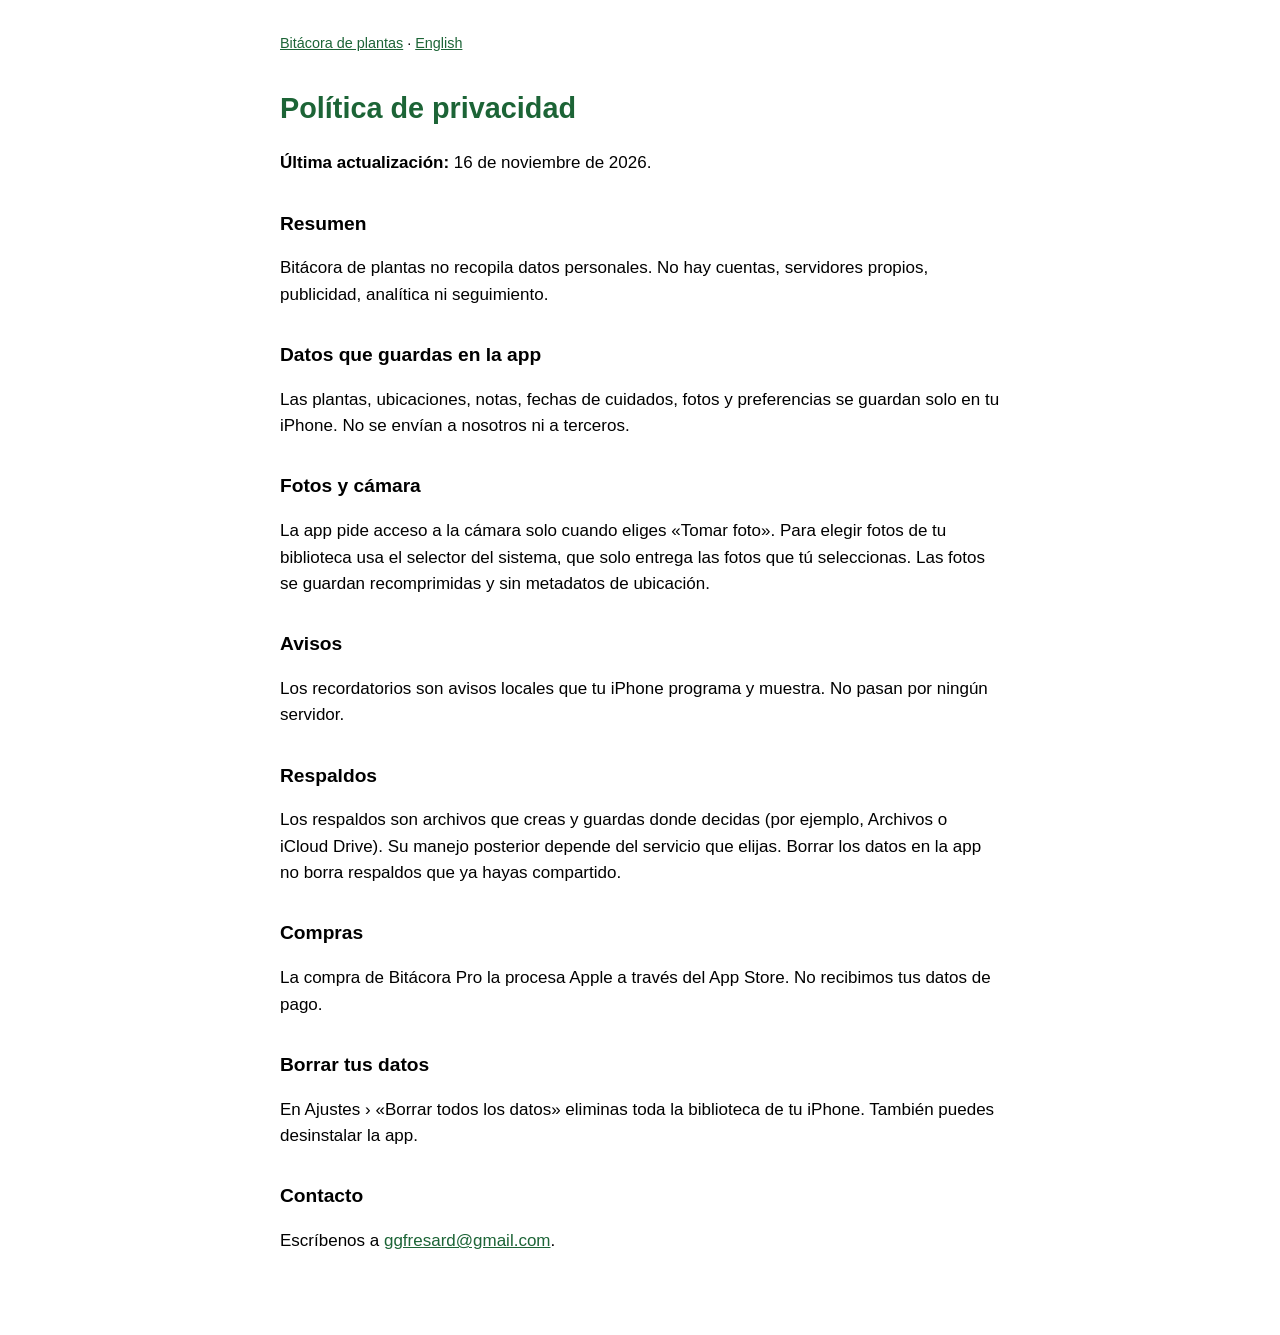
<file: privacidad.html>
<!doctype html>
<html lang="es">
<head>
<meta charset="utf-8">
<meta name="viewport" content="width=device-width, initial-scale=1">
<title>Privacidad — Bitácora de plantas</title>
<link rel="stylesheet" href="style.css">
</head>
<body>
<nav><a href="index.html">Bitácora de plantas</a> · <a href="en/privacy.html">English</a></nav>
<h1>Política de privacidad</h1>
<p><strong>Última actualización:</strong> 16 de noviembre de 2026.</p>
<h2>Resumen</h2>
<p>Bitácora de plantas no recopila datos personales. No hay cuentas, servidores propios, publicidad, analítica ni seguimiento.</p>
<h2>Datos que guardas en la app</h2>
<p>Las plantas, ubicaciones, notas, fechas de cuidados, fotos y preferencias se guardan solo en tu iPhone. No se envían a nosotros ni a terceros.</p>
<h2>Fotos y cámara</h2>
<p>La app pide acceso a la cámara solo cuando eliges «Tomar foto». Para elegir fotos de tu biblioteca usa el selector del sistema, que solo entrega las fotos que tú seleccionas. Las fotos se guardan recomprimidas y sin metadatos de ubicación.</p>
<h2>Avisos</h2>
<p>Los recordatorios son avisos locales que tu iPhone programa y muestra. No pasan por ningún servidor.</p>
<h2>Respaldos</h2>
<p>Los respaldos son archivos que creas y guardas donde decidas (por ejemplo, Archivos o iCloud Drive). Su manejo posterior depende del servicio que elijas. Borrar los datos en la app no borra respaldos que ya hayas compartido.</p>
<h2>Compras</h2>
<p>La compra de Bitácora Pro la procesa Apple a través del App Store. No recibimos tus datos de pago.</p>
<h2>Borrar tus datos</h2>
<p>En Ajustes › «Borrar todos los datos» eliminas toda la biblioteca de tu iPhone. También puedes desinstalar la app.</p>
<h2>Contacto</h2>
<p>Escríbenos a <a href="mailto:ggfresard@gmail.com">ggfresard@gmail.com</a>.</p>
</body>
</html>
</file>
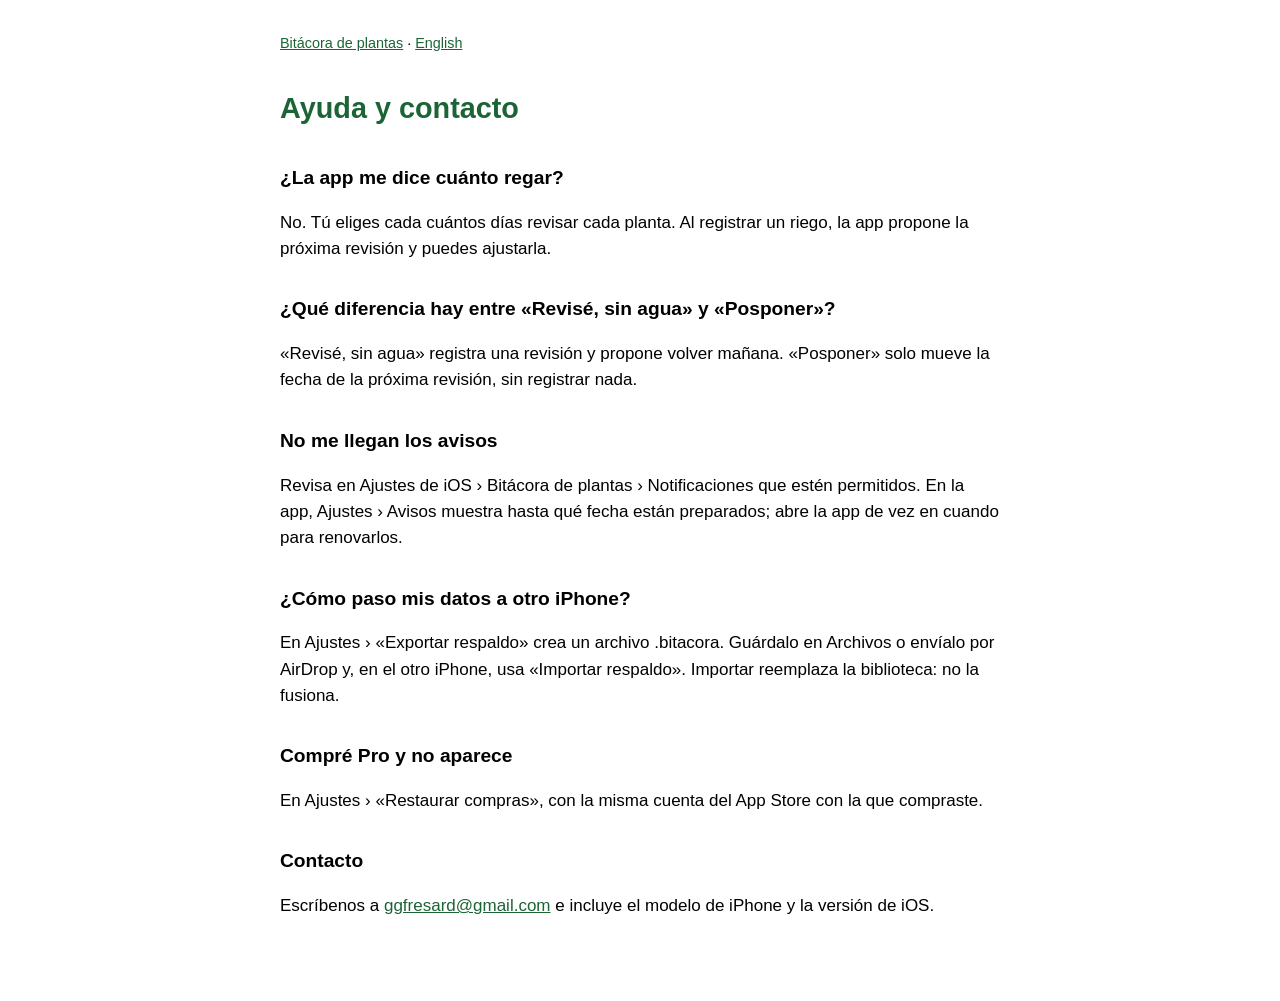
<file: soporte.html>
<!doctype html>
<html lang="es">
<head>
<meta charset="utf-8">
<meta name="viewport" content="width=device-width, initial-scale=1">
<title>Ayuda — Bitácora de plantas</title>
<link rel="stylesheet" href="style.css">
</head>
<body>
<nav><a href="index.html">Bitácora de plantas</a> · <a href="en/support.html">English</a></nav>
<h1>Ayuda y contacto</h1>
<h2>¿La app me dice cuánto regar?</h2>
<p>No. Tú eliges cada cuántos días revisar cada planta. Al registrar un riego, la app propone la próxima revisión y puedes ajustarla.</p>
<h2>¿Qué diferencia hay entre «Revisé, sin agua» y «Posponer»?</h2>
<p>«Revisé, sin agua» registra una revisión y propone volver mañana. «Posponer» solo mueve la fecha de la próxima revisión, sin registrar nada.</p>
<h2>No me llegan los avisos</h2>
<p>Revisa en Ajustes de iOS › Bitácora de plantas › Notificaciones que estén permitidos. En la app, Ajustes › Avisos muestra hasta qué fecha están preparados; abre la app de vez en cuando para renovarlos.</p>
<h2>¿Cómo paso mis datos a otro iPhone?</h2>
<p>En Ajustes › «Exportar respaldo» crea un archivo .bitacora. Guárdalo en Archivos o envíalo por AirDrop y, en el otro iPhone, usa «Importar respaldo». Importar reemplaza la biblioteca: no la fusiona.</p>
<h2>Compré Pro y no aparece</h2>
<p>En Ajustes › «Restaurar compras», con la misma cuenta del App Store con la que compraste.</p>
<h2>Contacto</h2>
<p>Escríbenos a <a href="mailto:ggfresard@gmail.com">ggfresard@gmail.com</a> e incluye el modelo de iPhone y la versión de iOS.</p>
</body>
</html>
</file>
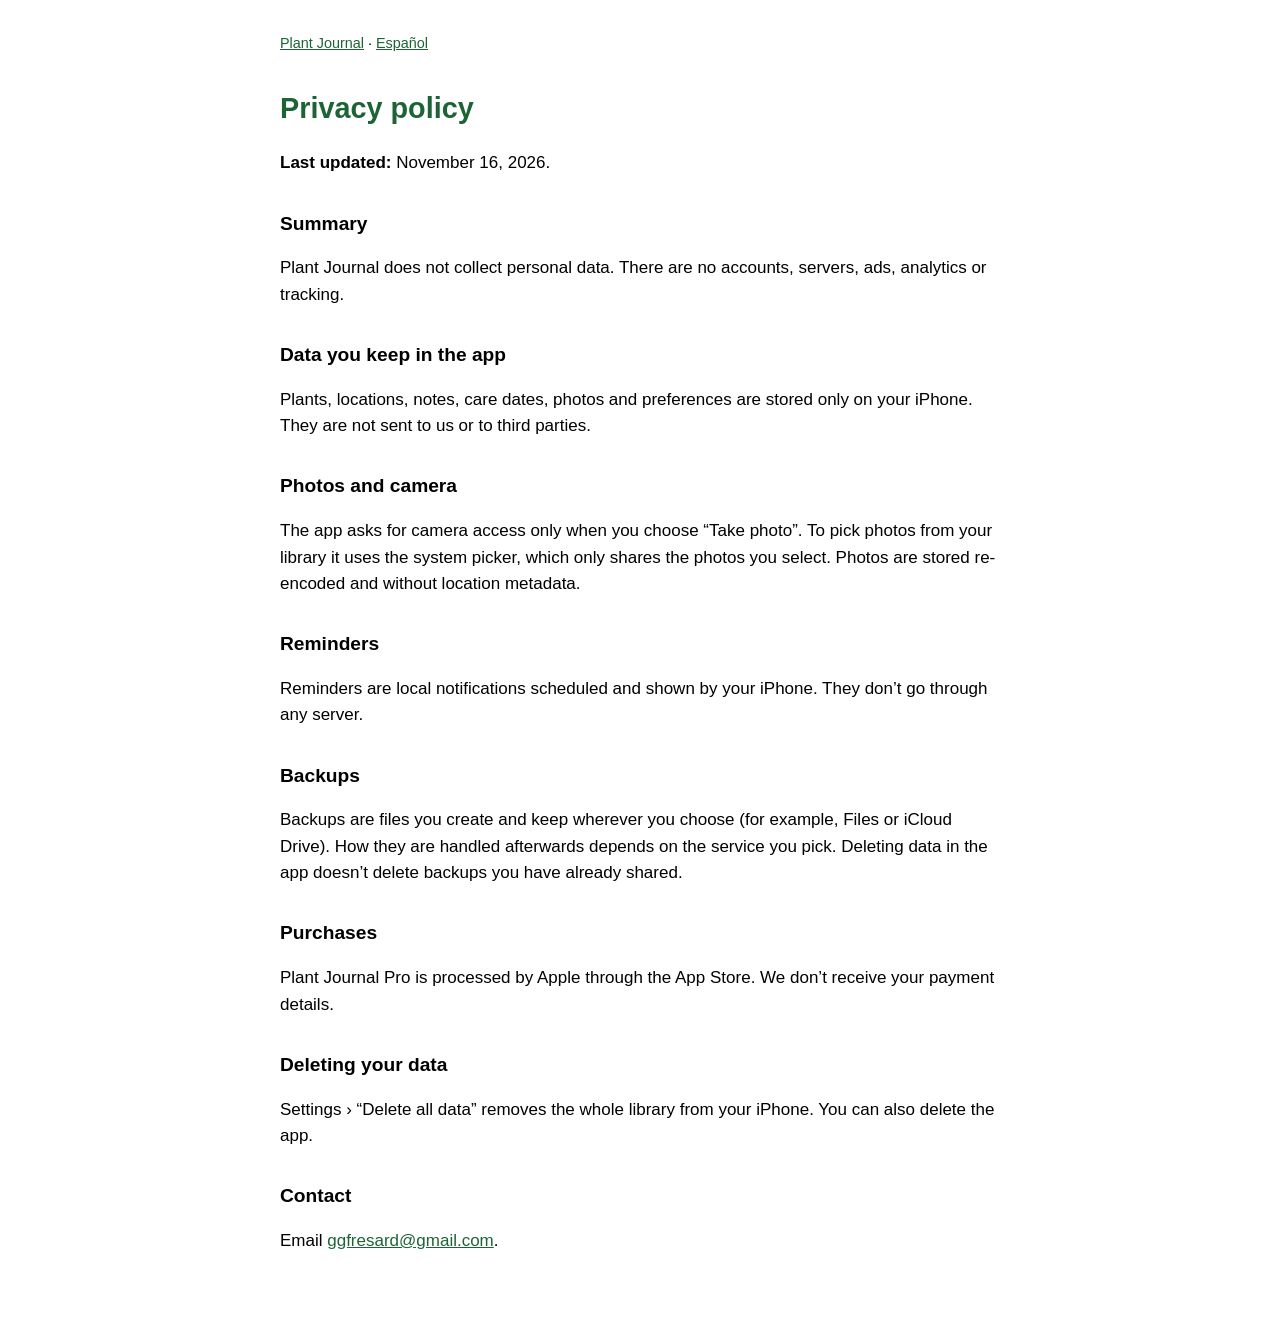
<file: en/privacy.html>
<!doctype html>
<html lang="en">
<head>
<meta charset="utf-8">
<meta name="viewport" content="width=device-width, initial-scale=1">
<title>Privacy — Plant Journal</title>
<link rel="stylesheet" href="../style.css">
</head>
<body>
<nav><a href="index.html">Plant Journal</a> · <a href="../privacidad.html">Español</a></nav>
<h1>Privacy policy</h1>
<p><strong>Last updated:</strong> November 16, 2026.</p>
<h2>Summary</h2>
<p>Plant Journal does not collect personal data. There are no accounts, servers, ads, analytics or tracking.</p>
<h2>Data you keep in the app</h2>
<p>Plants, locations, notes, care dates, photos and preferences are stored only on your iPhone. They are not sent to us or to third parties.</p>
<h2>Photos and camera</h2>
<p>The app asks for camera access only when you choose “Take photo”. To pick photos from your library it uses the system picker, which only shares the photos you select. Photos are stored re-encoded and without location metadata.</p>
<h2>Reminders</h2>
<p>Reminders are local notifications scheduled and shown by your iPhone. They don’t go through any server.</p>
<h2>Backups</h2>
<p>Backups are files you create and keep wherever you choose (for example, Files or iCloud Drive). How they are handled afterwards depends on the service you pick. Deleting data in the app doesn’t delete backups you have already shared.</p>
<h2>Purchases</h2>
<p>Plant Journal Pro is processed by Apple through the App Store. We don’t receive your payment details.</p>
<h2>Deleting your data</h2>
<p>Settings › “Delete all data” removes the whole library from your iPhone. You can also delete the app.</p>
<h2>Contact</h2>
<p>Email <a href="mailto:ggfresard@gmail.com">ggfresard@gmail.com</a>.</p>
</body>
</html>
</file>
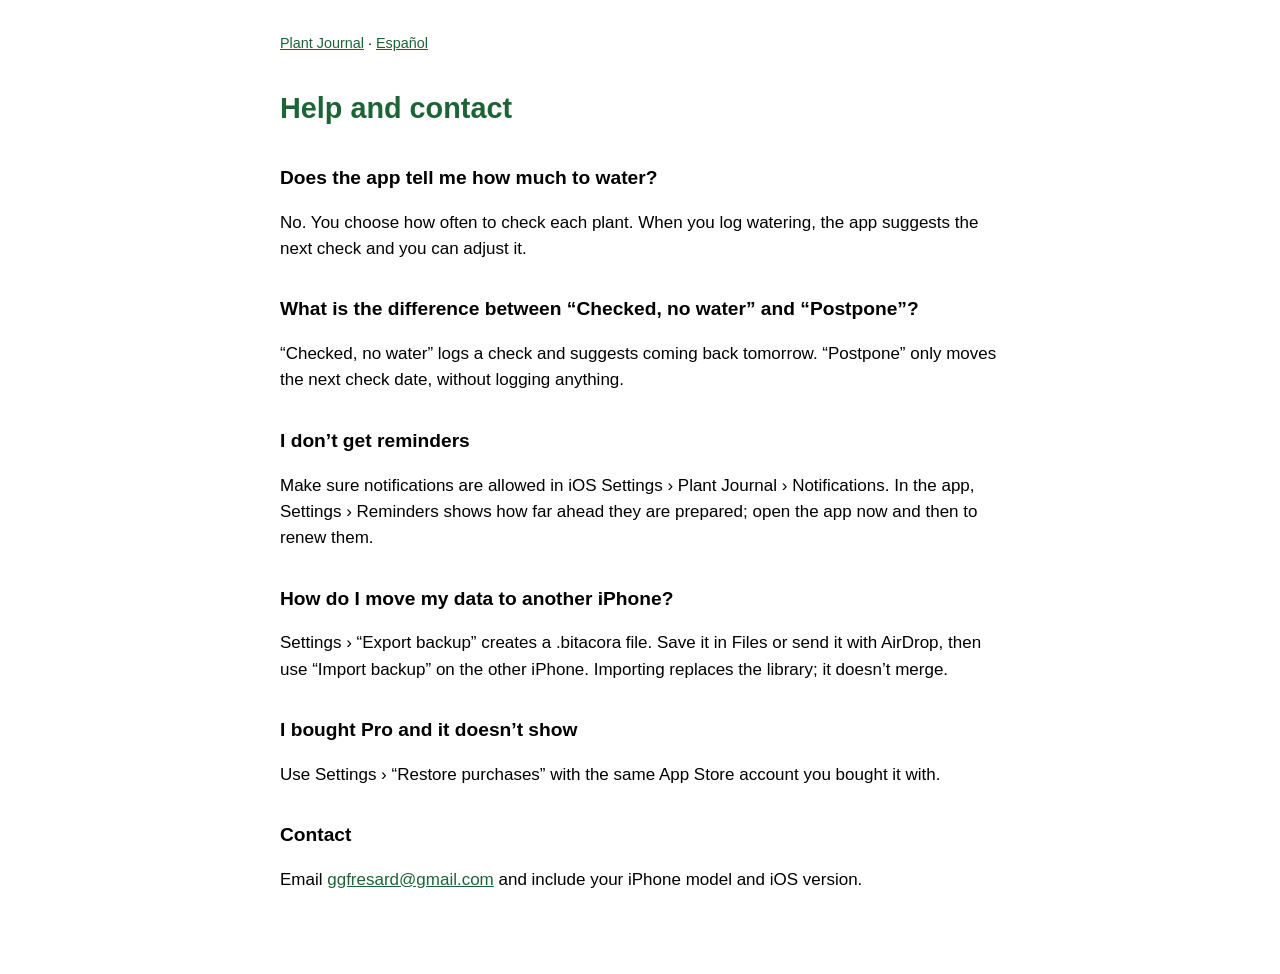
<file: en/support.html>
<!doctype html>
<html lang="en">
<head>
<meta charset="utf-8">
<meta name="viewport" content="width=device-width, initial-scale=1">
<title>Help — Plant Journal</title>
<link rel="stylesheet" href="../style.css">
</head>
<body>
<nav><a href="index.html">Plant Journal</a> · <a href="../soporte.html">Español</a></nav>
<h1>Help and contact</h1>
<h2>Does the app tell me how much to water?</h2>
<p>No. You choose how often to check each plant. When you log watering, the app suggests the next check and you can adjust it.</p>
<h2>What is the difference between “Checked, no water” and “Postpone”?</h2>
<p>“Checked, no water” logs a check and suggests coming back tomorrow. “Postpone” only moves the next check date, without logging anything.</p>
<h2>I don’t get reminders</h2>
<p>Make sure notifications are allowed in iOS Settings › Plant Journal › Notifications. In the app, Settings › Reminders shows how far ahead they are prepared; open the app now and then to renew them.</p>
<h2>How do I move my data to another iPhone?</h2>
<p>Settings › “Export backup” creates a .bitacora file. Save it in Files or send it with AirDrop, then use “Import backup” on the other iPhone. Importing replaces the library; it doesn’t merge.</p>
<h2>I bought Pro and it doesn’t show</h2>
<p>Use Settings › “Restore purchases” with the same App Store account you bought it with.</p>
<h2>Contact</h2>
<p>Email <a href="mailto:ggfresard@gmail.com">ggfresard@gmail.com</a> and include your iPhone model and iOS version.</p>
</body>
</html>
</file>
<file: style.css>
:root { color-scheme: light dark; --accent: #1c6436; }
@media (prefers-color-scheme: dark) { :root { --accent: #7ed998; } }
body { font: 17px/1.55 -apple-system, BlinkMacSystemFont, "Segoe UI", sans-serif; max-width: 720px; margin: 0 auto; padding: 32px 20px 64px; }
h1 { font-size: 1.8rem; color: var(--accent); }
h2 { font-size: 1.2rem; margin-top: 2rem; }
a { color: var(--accent); }
nav { font-size: .9rem; margin-bottom: 2rem; }
footer { margin-top: 3rem; font-size: .85rem; opacity: .7; }
</file>
